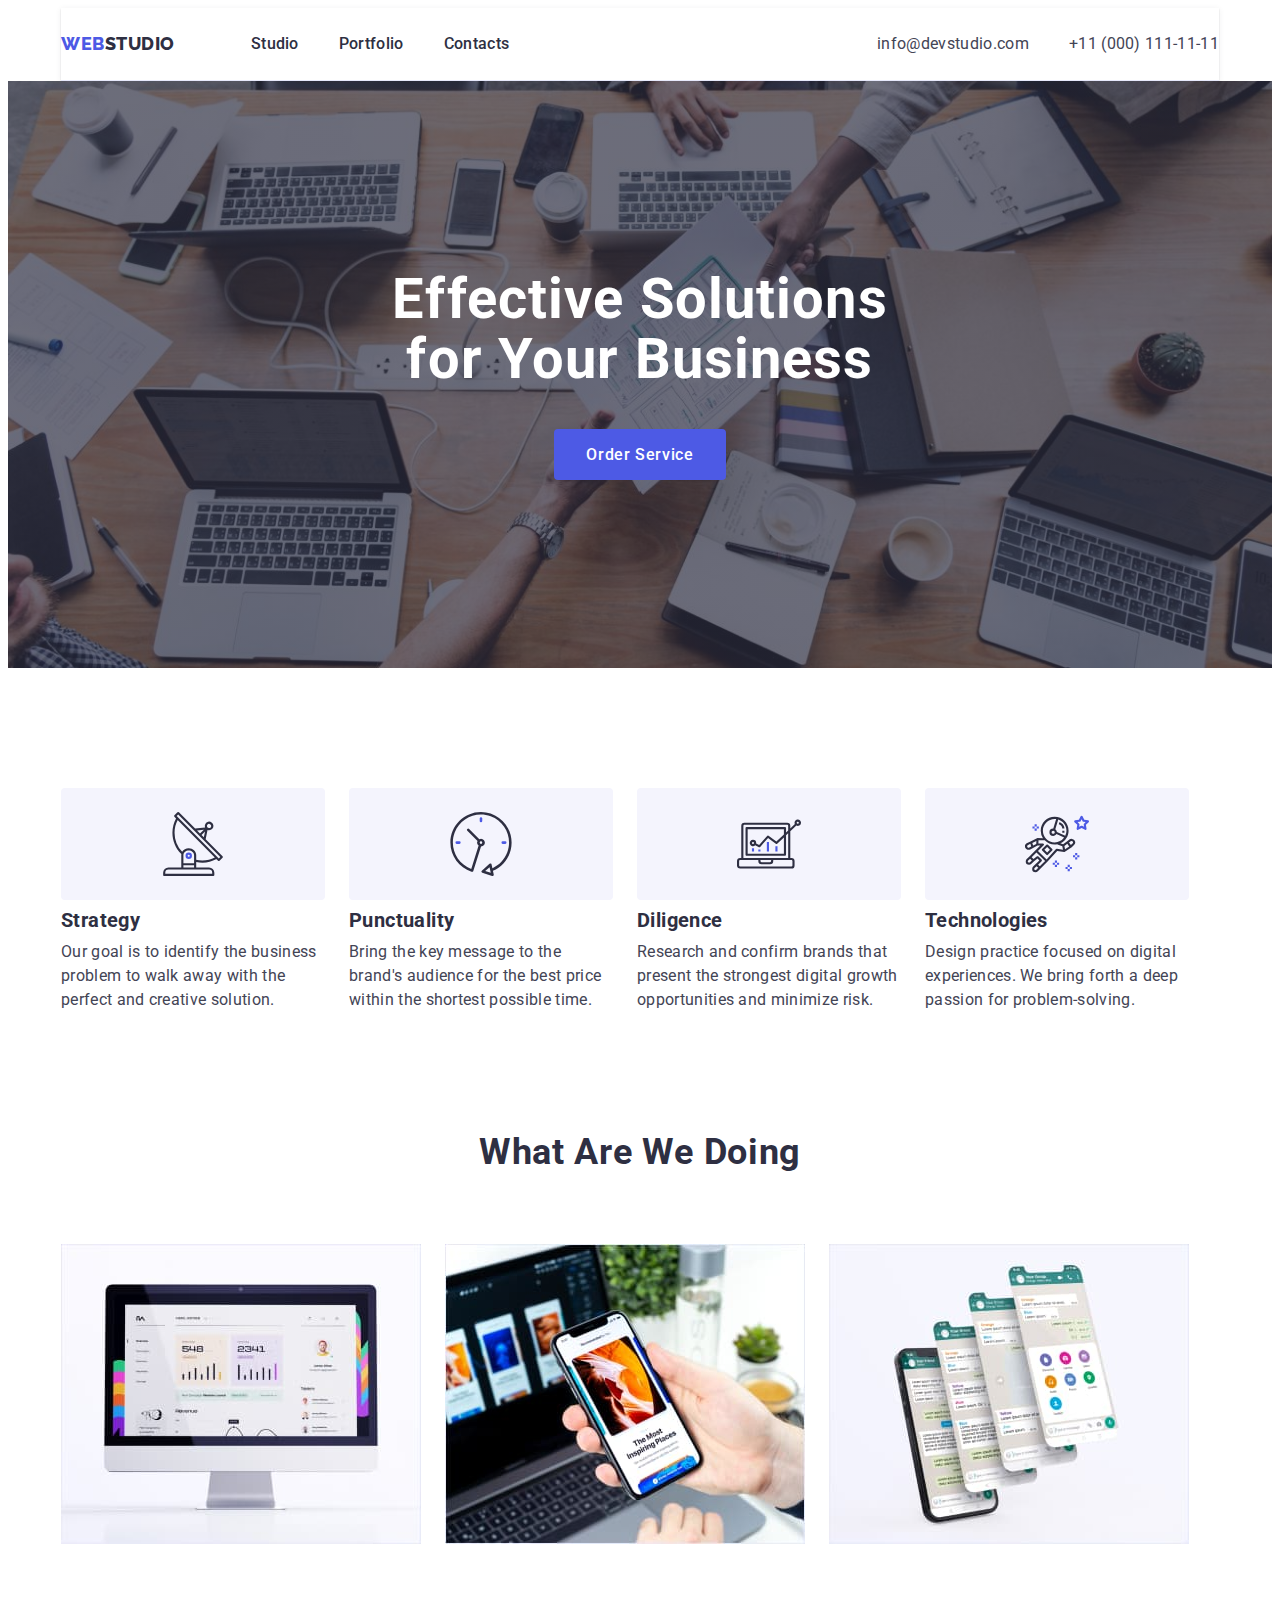
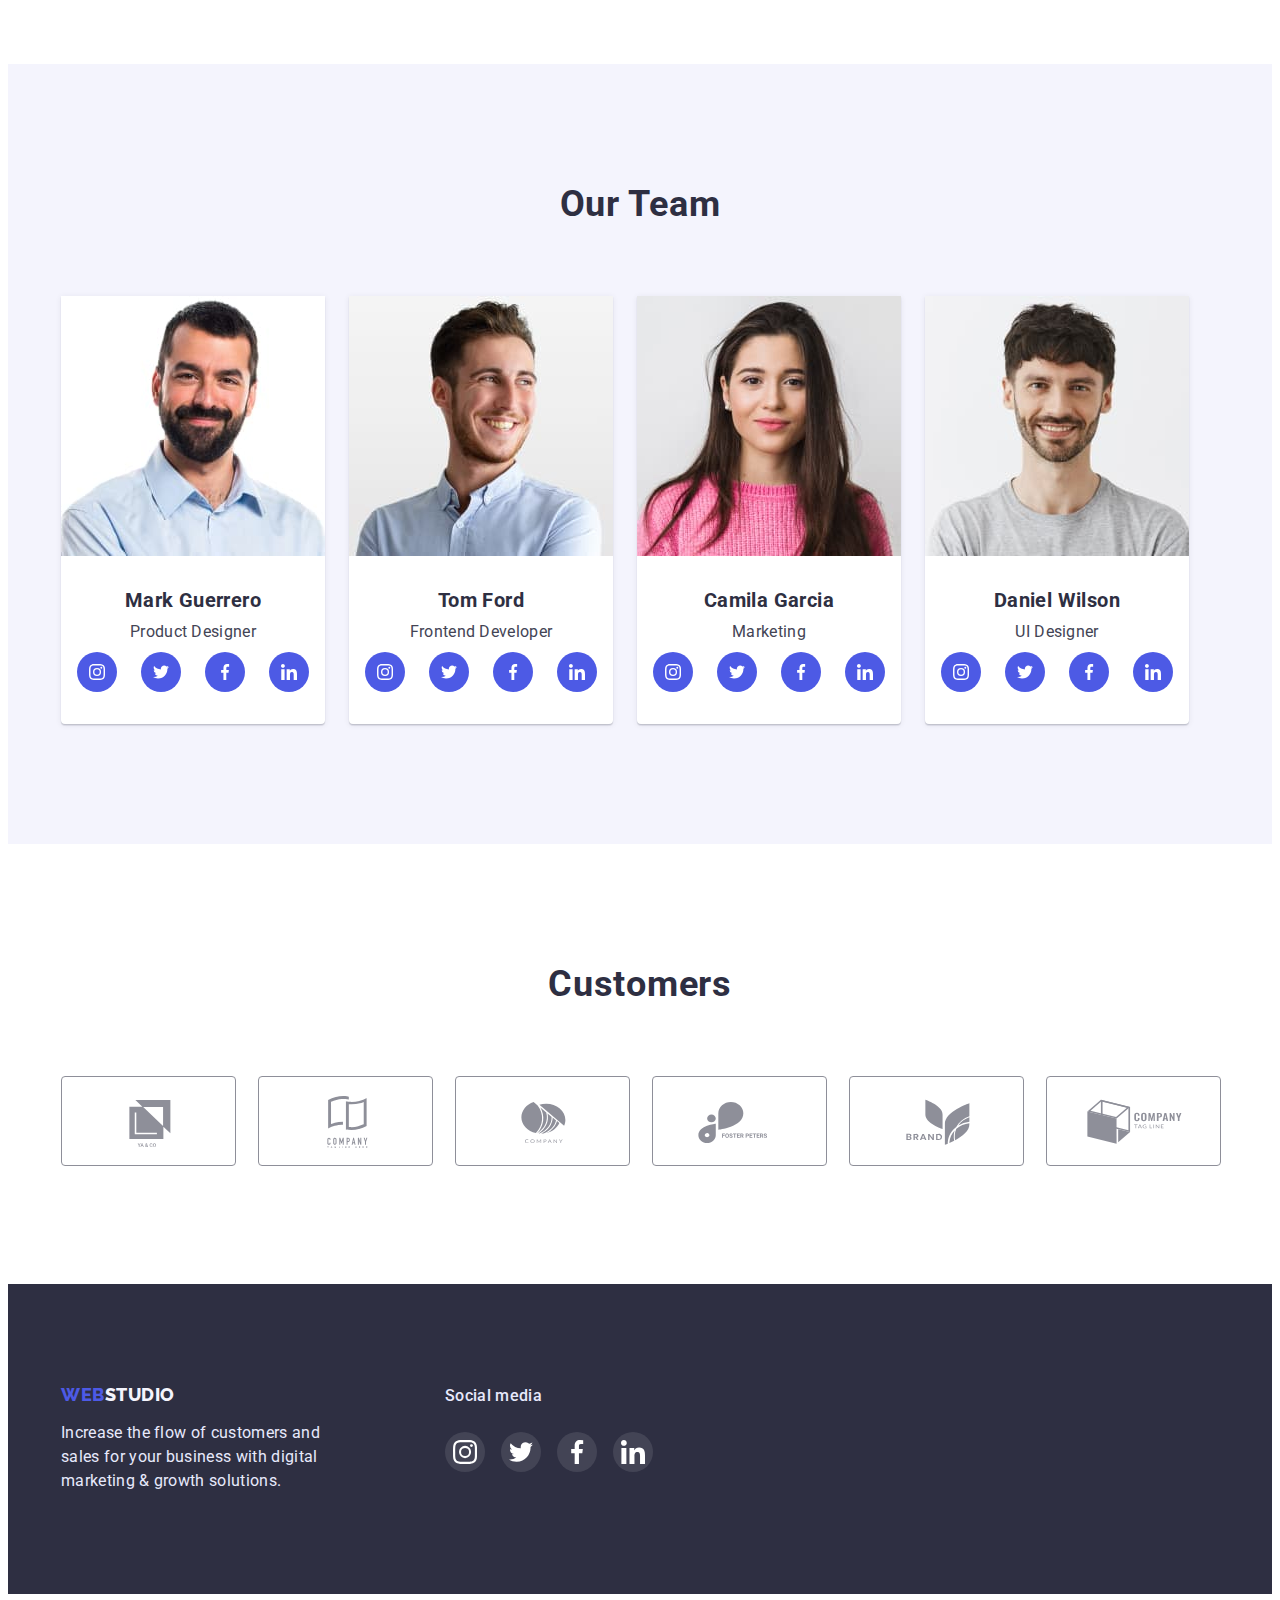
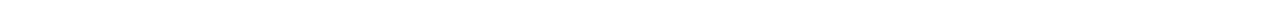
<file: index.html>
<!DOCTYPE html>
<html lang="en">
<head>
    <meta charset="UTF-8">
    <meta http-equiv="X-UA-Compatible" content="IE=edge">
    <meta name="viewport" content="width=device-width, initial-scale=1.0">
    <link rel="preconnect" href="https://fonts.googleapis.com">
    <link rel="preconnect" href="https://fonts.gstatic.com" crossorigin>
    <link href="https://fonts.googleapis.com/css2?family=Raleway:wght@800&family=Roboto:wght@400;500;700;900&display=swap"
        rel="stylesheet">
    <link rel="stylesheet" href="https://cdnjs.cloudflare.com/ajax/libs/modern-normalize/1.1.0/modern-normalize.min.css" integrity="sha512-wpPYUAdjBVSE4KJnH1VR1HeZfpl1ub8YT/NKx4PuQ5NmX2tKuGu6U/JRp5y+Y8XG2tV+wKQpNHVUX03MfMFn9Q==" crossorigin="anonymous" referrerpolicy="no-referrer" />
    <link rel="stylesheet" href="./style.css">
    <title>WebStudio</title>
</head>
    <body class="site-body">
        <header class="header">
            <div class="container">
                <div class="main-header">
                    <nav class="header-navigation">
                        <a href="./index.html" class="header-logo link"><span class="header-web">Web</span>Studio</a>
                        <ul class="header-list list">
                            <li><a class="header-link link" href="./index.html">Studio</a></li>
                            <li><a class="header-link link" href="./portfolio.html">Portfolio</a></li> 
                            <li><a class="header-link link" href="./index.html">Contacts</a></li>
                        </ul>
                    </nav>
                    <ul class="header-contacts list">
                        <li><a class="header-mail link" href="mailto:info@devstudio.com">info@devstudio.com</a></li>
                        <li><a class="header-tel link" href="tel:+11(000)111-11-11">+11 (000) 111-11-11</a></li>
                    </ul>
                </div>
            </div>
        </header>
            <main>              
                <section class="section-btn">
                    <div class="container button-section">
                        <h1 class="section-under-btn">Effective Solutions for Your Business</h1>
                        <button class="button" type="button">Order Service</button>
                    </div>
                </section>
                <section class="skills">
                    <div class="container">
                        <h2 class="skills-name  visually-hidden">Skills</h2>
                        <ul class="skills-list list">
                            <li class="skils-item">
                                <div class="skills-icon-link">
                                    <svg class="skills-icon" width="64" height="64">
                                        <use href="./images/symbol-defs3.svg#icon-antenna"></use>
                                    </svg>
                                </div>
                                <h3 class="skills-title">Strategy</h3>
                                <p class="skills-after-title">Our goal is to identify the business problem to walk away with the perfect and creative solution.</p>
                            </li>
                            <li class="skils-item">
                                <div class="skills-icon-link">
                                    <svg class="skills-icon" width="64" height="64">
                                        <use href="./images/symbol-defs3.svg#icon-clock"></use>
                                    </svg>
                                </div>
                                <h3 class="skills-title">Punctuality</h3>
                                <p class="skills-after-title">Bring the key message to the brand's audience for the best price within the shortest possible time.</p>
                            </li>
                            <li class="skils-item">
                                <div class="skills-icon-link">
                                    <svg class="skills-icon" width="64" height="64">
                                        <use href="./images/symbol-defs3.svg#icon-diagram"></use>
                                    </svg>
                                </div>
                                <h3 class="skills-title">Diligence</h3>
                                <p class="skills-after-title">Research and confirm brands that present the strongest digital growth opportunities and minimize risk.</p>
                            </li>
                            <li class="skils-item">
                                <div class="skills-icon-link">
                                    <svg class="skills-icon" width="64" height="64">
                                        <use href="./images/symbol-defs3.svg#icon-astronaut"></use>
                                    </svg>
                                </div>
                                <h3 class="skills-title">Technologies</h3>
                                <p class="skills-after-title">Design practice focused on digital experiences. We bring forth a deep passion for problem-solving.</p>
                            </li>
                        </ul>
                    </div>
                </section>
                <section class="design-list">
                    <div class="container">
                        <h2 class="design">What are we doing</h2>
                        <ul class="hero-image-skills list">
                            <li><img src="./images/img1.jpg" width="360" height="300" alt="technic"></li>
                            <li><img src="./images/img2.jpg" width="360" height="300" alt="technic"></li>
                            <li><img src="./images/img3.jpg" width="360" height="300" alt="technic"></li>
                        </ul>
                    </div>
                </section>
                <section class="hero">
                    <div class="container">
                        <h2 class="hero-team">Our Team</h2>
                        <ul class="hero-list list">
                            <li class="hero-item">
                                <img class="hero-images list" src="./images/img7.jpg" width="264" height="260" alt="photo">
                                <div class="hero-box">
                                    <h3 class="hero-name">Mark Guerrero</h3>
                                    <p class="hero-skills">Product Designer</p>
                                    <ul class="hero-soc-list list">
                                        <li class="hero-soc-item">
                                            <a href="" class="soc-link link">
                                                <svg class="hero-soc-icon" width="16" height="16">
                                                <use href="./images/symbol-defs3.svg#icon-instagram"></use>
                                            </svg></a>
                                        </li>
                                        <li class="hero-soc-item">
                                            <a href="" class="soc-link link">
                                                <svg class="hero-soc-icon" width="16" height="16">
                                                <use href="./images/symbol-defs3.svg#icon-twitter"></use>
                                            </svg></a>
                                        </li>
                                        <li class="hero-soc-item">
                                            <a href="" class="soc-link link">
                                                <svg class="hero-soc-icon" width="16" height="16">
                                                <use href="./images/symbol-defs3.svg#icon-facebook"></use>
                                            </svg></a>
                                        </li>
                                        <li class="hero-soc-item">
                                            <a href="" class="soc-link link">
                                                <svg class="hero-soc-icon" width="16" height="16">
                                                <use href="./images/symbol-defs3.svg#icon-linkedin"></use>
                                            </svg></a>
                                        </li>
                                    </ul>
                                </div>
                            </li>
                            <li class="hero-item">
                                <img class="hero-images list" src="./images/img6.jpg" width="264" height="260" alt="photo">
                                <div class="hero-box">
                                    <h2 class="hero-name">Tom Ford</h2>
                                    <p class="hero-skills">Frontend Developer</p>
                                    <ul class="hero-soc-list list">
                                        <li class="hero-soc-item">
                                            <a href="" class="soc-link link">
                                                <svg class="hero-soc-icon" width="16" height="16">
                                                <use href="./images/symbol-defs3.svg#icon-instagram"></use>
                                            </svg></a>
                                        </li>
                                        <li class="hero-soc-item">
                                            <a href="" class="soc-link link">
                                                <svg class="hero-soc-icon" width="16" height="16">
                                                <use href="./images/symbol-defs3.svg#icon-twitter"></use>
                                            </svg></a>
                                        </li>
                                        <li class="hero-soc-item">
                                            <a href="" class="soc-link link">
                                                <svg class="hero-soc-icon" width="16" height="16">
                                                <use href="./images/symbol-defs3.svg#icon-facebook"></use>
                                            </svg></a>
                                        </li>
                                        <li class="hero-soc-item">
                                            <a href="" class="soc-link link">
                                                <svg class="hero-soc-icon" width="16" height="16">
                                                <use href="./images/symbol-defs3.svg#icon-linkedin"></use>
                                            </svg></a>
                                        </li>
                                    </ul>
                                </div>
                            </li>
                            <li class="hero-item">
                                <img class="hero-images list" src="./images/img5.jpg" width="264" height="260" alt="photo">
                                <div class="hero-box">
                                    <h3 class="hero-name">Camila Garcia</h3>
                                    <p class="hero-skills">Marketing</p>
                                    <ul class="hero-soc-list list">
                                        <li class="hero-soc-item">
                                            <a href="" class="soc-link link">
                                                <svg class="hero-soc-icon" width="16" height="16">
                                                <use href="./images/symbol-defs3.svg#icon-instagram"></use>
                                            </svg></a>
                                        </li>
                                        <li class="hero-soc-item">
                                            <a href="" class="soc-link link">
                                                <svg class="hero-soc-icon" width="16" height="16">
                                                <use href="./images/symbol-defs3.svg#icon-twitter"></use>
                                            </svg></a>
                                        </li>
                                        <li class="hero-soc-item">
                                            <a href="" class="soc-link link">
                                                <svg class="hero-soc-icon" width="16" height="16">
                                                <use href="./images/symbol-defs3.svg#icon-facebook"></use>
                                            </svg></a>
                                        </li>
                                        <li class="hero-soc-item">
                                            <a href="" class="soc-link link">
                                                <svg class="hero-soc-icon" width="16" height="16">
                                                <use href="./images/symbol-defs3.svg#icon-linkedin"></use>
                                            </svg></a>
                                        </li>
                                    </ul>
                                </div>
                            </li>
                            <li class="hero-item">
                                <img class="hero-images list" src="./images/img4.jpg" width="264" height="260" alt="photo">
                                <div class="hero-box">
                                    <h3 class="hero-name">Daniel Wilson</h3>
                                    <p class="hero-skills">UI Designer</p>
                                    <ul class="hero-soc-list list">
                                        <li class="hero-soc-item">
                                            <a href="" class="soc-link link">
                                                <svg class="hero-soc-icon" width="16" height="16">
                                                <use href="./images/symbol-defs3.svg#icon-instagram"></use>
                                            </svg></a>
                                        </li>
                                        <li class="hero-soc-item">
                                            <a href="" class="soc-link link">
                                                <svg class="hero-soc-icon" width="16" height="16">
                                                <use href="./images/symbol-defs3.svg#icon-twitter"></use>
                                            </svg></a>
                                        </li>
                                        <li class="hero-soc-item">
                                            <a href="" class="soc-link link">
                                                <svg class="hero-soc-icon" width="16" height="16">
                                                <use href="./images/symbol-defs3.svg#icon-facebook"></use>
                                            </svg></a>
                                        </li>
                                        <li class="hero-soc-item">
                                            <a href="" class="soc-link link">
                                                <svg class="hero-soc-icon" width="16" height="16">
                                                <use href="./images/symbol-defs3.svg#icon-linkedin"></use>
                                            </svg></a>
                                        </li>
                                    </ul>
                                </div>
                            </li>
                        </ul>
                    </div>
                </section>
                <section class="custom">
                <div class="container">
                    <h2 class="custom-title">Customers</h2>
                    <ul class="custom-list">
                        <li class="custom-item list">
                            <a href="" class="custom-link">
                                <svg class="custom-icon" width="104" height="56">
                                    <use href="./images/symbol-defs3.svg#icon-Logo1"></use>
                                </svg>
                            </a>
                        </li>
                        <li class="custom-item list">
                            <a href="" class="custom-link">
                                <svg class="custom-icon" width="104" height="56">
                                    <use href="./images/symbol-defs3.svg#icon-Logo2"></use>
                                </svg>
                            </a>
                        </li>
                        <li class="custom-item list">
                            <a href="" class="custom-link">
                                <svg class="custom-icon" width="104" height="56">
                                    <use href="./images/symbol-defs3.svg#icon-Logo3"></use>
                                </svg>
                            </a>
                        </li>
                        <li class="custom-item list">
                            <a href="" class="custom-link">
                                <svg class="custom-icon" width="104" height="56">
                                    <use href="./images/symbol-defs3.svg#icon-Logo4"></use>
                                </svg>
                            </a>
                        </li>
                        <li class="custom-item list">
                            <a href="" class="custom-link">
                                <svg class="custom-icon" width="104" height="56">
                                    <use href="./images/symbol-defs3.svg#icon-Logo5"></use>
                                </svg>
                            </a>
                        </li>
                        <li class="custom-item list">
                            <a href="" class="custom-link">
                                <svg class="custom-icon" width="104" height="56">
                                    <use href="./images/symbol-defs3.svg#icon-Logo6"></use>
                                </svg>
                            </a>
                        </li>
                    </ul>
                </div>
                </section>
            </main>
            <footer class="footer">
                <div class="container icon-footer">
                    <div class="footer-container">
                        <a class="footer-logo link" href="./index.html"><span class="web">Web</span>Studio</a>
                        <p class="footer-text">Increase the flow of customers and sales for your business with digital marketing & growth solutions.</p>
                    </div>
                    <div class="social-container">
                        <h3 class="footer-social">Social media</h3>
                        <ul class="footer-soc-list list">
                            <li class="footer-soc-item">
                                <a href="" class="footer-soc-link link">
                                    <svg class="footer-soc-icon" width="24" height="24">
                                    <use href="./images/symbol-defs3.svg#icon-instagram"></use>
                                </svg></a>
                            </li>
                            <li class="footer-soc-item">
                                <a href="" class="footer-soc-link link">
                                    <svg class="footer-soc-icon" width="24" height="24">
                                    <use href="./images/symbol-defs3.svg#icon-twitter"></use>
                                </svg></a>
                            </li>
                            <li class="footer-soc-item">
                                <a href="" class="footer-soc-link link">
                                    <svg class="hero-soc-icon" width="24" height="24">
                                    <use href="./images/symbol-defs3.svg#icon-facebook"></use>
                                </svg></a>
                            </li>
                            <li class="footer-soc-item">
                                <a href="" class="footer-soc-link link">
                                    <svg class="footer-soc-icon" width="24" height="24">
                                    <use href="./images/symbol-defs3.svg#icon-linkedin"></use>
                                </svg></a>
                            </li>
                        </ul>
                    </div>
                </div>
            </footer>
    </body>
</html>
</file>
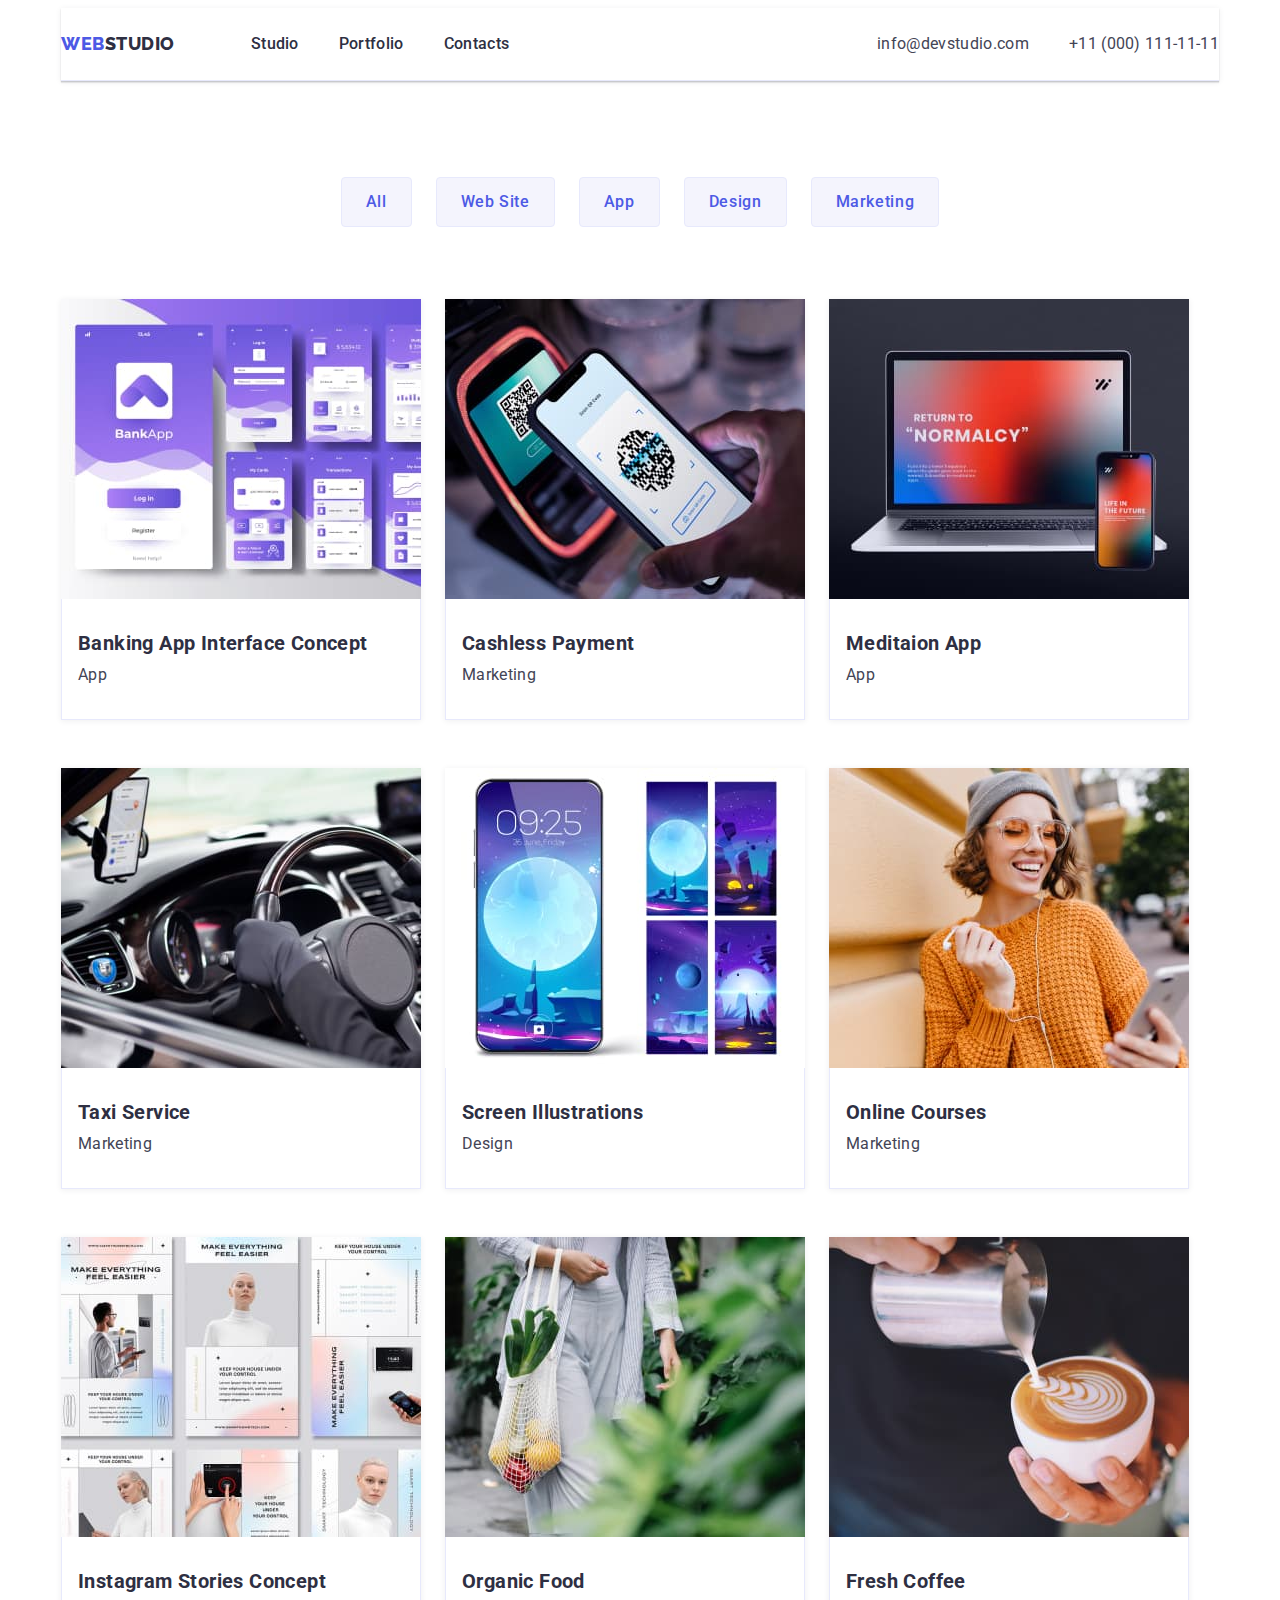
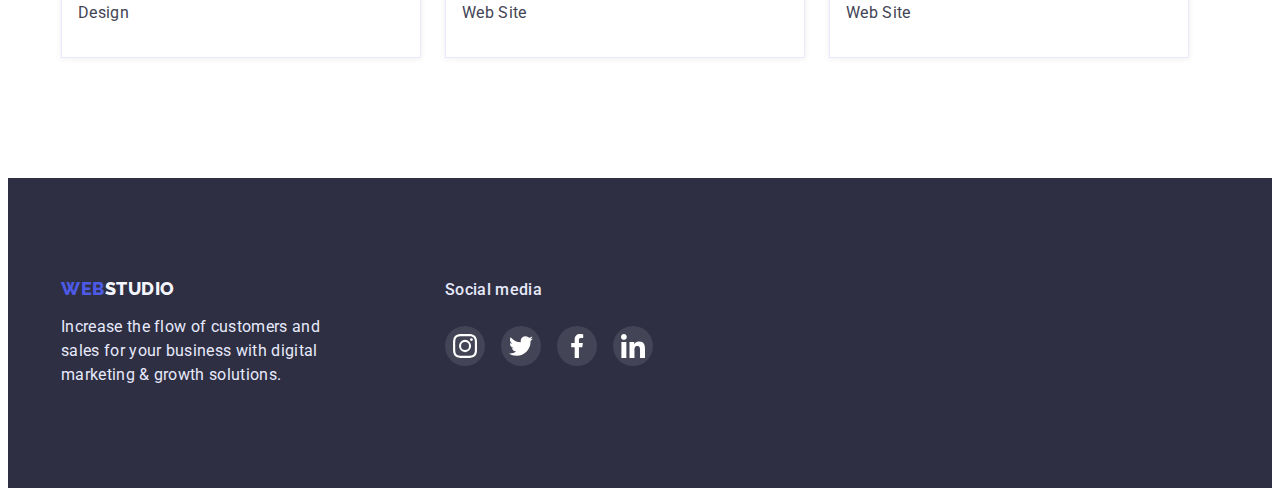
<file: portfolio.html>
<!DOCTYPE html>
<html lang="en">
<head>
    <meta charset="UTF-8">
    <meta http-equiv="X-UA-Compatible" content="IE=edge">
    <meta name="viewport" content="width=device-width, initial-scale=1.0">
    <link rel="preconnect" href="https://fonts.googleapis.com">
    <link rel="preconnect" href="https://fonts.gstatic.com" crossorigin>
    <link href="https://fonts.googleapis.com/css2?family=Raleway:wght@800&family=Roboto:wght@400;500;700;900&display=swap"
        rel="stylesheet">
    <link rel="stylesheet" href="https://cdnjs.cloudflare.com/ajax/libs/modern-normalize/1.1.0/modern-normalize.min.css" integrity="sha512-wpPYUAdjBVSE4KJnH1VR1HeZfpl1ub8YT/NKx4PuQ5NmX2tKuGu6U/JRp5y+Y8XG2tV+wKQpNHVUX03MfMFn9Q==" crossorigin="anonymous" referrerpolicy="no-referrer" />    <link rel="stylesheet" href="./style.css">
    <title>WebStudio</title>
</head>
<body>
    <header class="header">
            <div class="container">
                <div class="main-header">
                <nav class="header-navigation">
                    <a href="./index.html" class="header-logo link"><span class="header-web">Web</span>Studio</a>
                    <ul class="header-list list">
                        <li><a class="header-link link" href="./index.html">Studio</a></li>
                        <li><a class="header-link link" href="./portfolio.html">Portfolio</a></li> 
                        <li><a class="header-link link" href="./index.html">Contacts</a></li>
                    </ul>
                </nav>
                <ul class="header-contacts list">
                    <li><a class="header-mail link" href="mailto:info@devstudio.com">info@devstudio.com</a></li>
                    <li><a class="header-tel link" href="tel:+11(000)111-11-11">+11 (000) 111-11-11</a></li>
                </ul>
                </div>
            </div>
        </header>
    <main>
        <section class="portfolio">
            <div class="container">
                <h1 class="second-btn-name visually-hidden">portfolio</h1>
                <ul class="second-btn list">
                    <li><button class="second-button All" type="button">All</button></li>
                    <li><button class="second-button Web-Site" type="button">Web Site</button></li>
                    <li><button class="second-button App" type="button">App</button></li>
                    <li><button class="second-button Design" type="button">Design</button></li>
                    <li><button class="second-button Marketing" type="button">Marketing</button></li>
                </ul>
                <ul class="images-list list">
                    <li class="images-item">
                        <a class="images-link" href="">
                                <img src="./images/img8.jpg" width="360" height="300" alt="photo">
                            <div class="image-text-box">
                                <h3 class="images-title">Banking App Interface Concept</h3>
                                <p class="images-after-title">App</p>
                            </div>
                        </a>
                    </li>
                    <li class="images-item">
                        <a class="images-link" href="">
                                <img src="./images/img9.jpg" width="360" height="300" alt="photo">
                            <div class="image-text-box">
                                <h3 class="images-title">Cashless Payment</h3>
                                <p class="images-after-title">Marketing</p>
                            </div>
                        </a>
                    </li>
                    <li class="images-item">
                        <a class="images-link" href="">
                                <img src="./images/img10.jpg" width="360" height="300" alt="photo">
                            <div class="image-text-box">
                                <h3 class="images-title">Meditaion App</h3>
                                <p class="images-after-title">App</p>
                            </div>
                        </a>
                    </li>
                    <li class="images-item">
                        <a class="images-link" href="">
                                <img src="./images/img11.jpg" width="360" height="300" alt="photo">
                            <div class="image-text-box">
                                <h3 class="images-title">Taxi Service</h3>
                                <p class="images-after-title">Marketing</p>
                            </div>
                        </a>
                    </li>
                    <li class="images-item">
                        <a class="images-link" href="">
                                <img src="./images/img12.jpg" width="360" height="300" alt="photo">
                            <div class="image-text-box">
                                <h3 class="images-title">Screen Illustrations</h3>
                                <p class="images-after-title">Design</p>
                            </div>
                        </a>
                    </li>
                    <li class="images-item">
                        <a class="images-link" href="">
                                <img src="./images/img13.jpg" width="360" height="300" alt="photo">
                            <div class="image-text-box">
                                <h3 class="images-title">Online Courses</h3>
                                <p class="images-after-title">Marketing</p>
                            </div>
                        </a>
                    </li>
                    <li class="images-item">
                        <a class="images-link" href="">
                                <img src="./images/img14.jpg" width="360" height="300" alt="photo">
                            <div class="image-text-box">
                                <h3 class="images-title">Instagram Stories Concept</h3>
                                <p class="images-after-title">Design</p>
                            </div>
                        </a>
                    </li>
                    <li class="images-item">
                        <a class="images-link" href="">
                                <img src="./images/img15.jpg" width="360" height="300" alt="photo">
                            <div class="image-text-box">
                                <h3 class="images-title">Organic Food</h3>
                                <p class="images-after-title">Web Site</p>
                            </div>
                        </a>
                    </li>
                    <li class="images-item">
                        <a class="images-link" href="">
                                <img src="./images/img16.jpg" width="360" height="300" alt="photo">
                            <div class="image-text-box">
                                <h3 class="images-title">Fresh Coffee</h3>
                                <p class="images-after-title">Web Site</p>
                            </div>
                        </a>
                    </li>
                </ul>
            </div>
        </section>
    </main>
    <footer class="footer">
        <div class="container icon-footer">
            <div class="footer-container">
                <a class="footer-logo link" href="./index.html"><span class="web">Web</span>Studio</a>
                <p class="footer-text">Increase the flow of customers and sales for your business with digital marketing & growth solutions.</p>
            </div>
            <div class="social-container">
                <h3 class="footer-social">Social media</h3>
                <ul class="footer-soc-list list">
                    <li class="footer-soc-item">
                        <a href="" class="footer-soc-link link">
                            <svg class="footer-soc-icon" width="24" height="24">
                            <use href="./images/symbol-defs3.svg#icon-instagram"></use>
                        </svg></a>
                    </li>
                    <li class="footer-soc-item">
                        <a href="" class="footer-soc-link link">
                            <svg class="footer-soc-icon" width="24" height="24">
                            <use href="./images/symbol-defs3.svg#icon-twitter"></use>
                        </svg></a>
                    </li>
                    <li class="footer-soc-item">
                        <a href="" class="footer-soc-link link">
                            <svg class="hero-soc-icon" width="24" height="24">
                            <use href="./images/symbol-defs3.svg#icon-facebook"></use>
                        </svg></a>
                    </li>
                    <li class="footer-soc-item">
                        <a href="" class="footer-soc-link link">
                            <svg class="footer-soc-icon" width="24" height="24">
                            <use href="./images/symbol-defs3.svg#icon-linkedin"></use>
                        </svg></a>
                    </li>
                </ul>
            </div>
        </div>
    </footer>
</body>
</html>
</file>
<file: style.css>
p,h1,h2,h3,h4,h5 {
    margin: 0;
}
ul,ol {
    margin: 0;
    padding-left: 0;
}
body{
    font-family: 'Roboto', sans-serif;
    background-color: var(--button-color);
}
:root {
    --text-color: #434455;
    --text-head: #2E2F42;
    --logo-color:  #4D5AE5;
    --logo-second-color: #F4F4FD;
    --button-color: #FFFFFF;
    --footer-color: #E7E9FC;
    --link-color: #404BBF;
}
.container {
    width: 1158px;
    padding-left: 15px;
    padding-right: 15px;
    margin: 0 auto;
}
.list {
    list-style: none;
}
.link {
    text-decoration: none;
}
.site-body {
}

/*---------HEADER------------*/


.header {
    background: var(--button-color);
}

.main-header {
    display: flex;  
    border-bottom: 1px solid #E7E9FC;
    box-shadow: 0px 2px 1px rgba(46, 47, 66, 0.08), 0px 1px 1px rgba(46, 47, 66, 0.16), 0px 1px 6px rgba(46, 47, 66, 0.08);

}
.header-navigation {
    background-color: var(--button-color);
    display: flex;
    
}
.header-web {
    color: var(--logo-color);
}
.header-logo {
    font-family: 'Raleway';
    font-style: normal;
    font-weight: 800;
    font-size: 18px;
    line-height: calc(24/18);
    letter-spacing: 0.03em;
    text-transform: uppercase;
    color: var(--text-head);
    margin-left: auto;
    margin-right: 76px;
    padding-top: 24px;
    padding-bottom: 24px;
}
.header-list {
    gap: 40px;
    display: flex;   
}
.header-link {
    font-weight: 500;
    font-size: 16px;
    line-height: calc(24/16);
    letter-spacing: 0.02em;
    color: var(--text-head);
    display: block;
    padding-top: 24px;
    padding-bottom: 24px; 
}


.header-link:hover,
.header-link:focus {
    color: var(--link-color);
    
}
.header-contacts {
    display: flex;
    margin-left: auto;
    gap: 40px;
}

.header-mail {
    font-size: 16px;
    line-height: calc(24/16);
    letter-spacing: 0.02em;
    color: var(--text-color);
    display: block;
    padding-top: 24px;
    padding-bottom: 24px;
}

.header-mail:hover, 
.header-mail:focus {
    color: var(--link-color);
}

.header-tel {
    font-size: 16px;
    line-height: calc(24/16);
    letter-spacing: 0.02em;
    color: var(--text-color);
    display: block;
    padding-top: 24px;
    padding-bottom: 24px;
}

.header-tel:hover,
.header-tel:focus {
    color: var(--link-color);
}

/*-----Section-----*/

.section-btn {
    background: var(--text-color);
    text-align: center;
    padding-top: 188px;
    padding-bottom: 188px;
    background-image:linear-gradient(rgba(46, 47, 66, 0.7),rgba(46, 47, 66, 0.7)),url(./images/people-office.jpg);
    background-repeat: no-repeat;
    background-position: center;
    background-size: cover;
    max-width: 1440px;
    margin-right: auto;
    margin-left: auto;
}

.button-section {

    
}
.section-under-btn {
    font-weight: 700;
    font-size: 56px;
    line-height: calc(60/56);
    text-align: center;
    letter-spacing: 0.02em;
    color: var(--button-color);
    width: 496px;
    margin-left: auto;
    margin-right: auto;
    
    
}
.button {
    font-family: 'Roboto',sans-serif;
    font-weight: 500;
    font-size: 16px;
    line-height: calc(19/16);
    letter-spacing: 0.04em;
    color:var(--button-color);
    padding: 16px 32px;
    background: var(--logo-color);
    border-radius: 4px;
    cursor: pointer;
    margin-top: 40px;
    border: 0;
}

.button:hover {
    background: #404BBF;
    box-shadow: 0px 4px 4px rgba(0, 0, 0, 0.15);;
}

/*------skills-------*/

.skills {
    padding-top: 120px;
    padding-bottom: 120px;
    
}
.visually-hidden {
    position: absolute;
    white-space: nowrap;
    width: 1px;
    height: 1px;
    overflow: hidden;
    border: 0;
    padding: 0;
    clip: rect(0 0 0 0);
    clip-path: inset(50%);
    margin: -1px;
}

.skills-name {
}

.under-skills-icon {
    display: flex;
    align-items: center;
    gap: 24px; 
}
.under-skills-item {
    
}

.skills-icon-link {
   width: 264px;
   height: 112px;
   background: #F4F4FD;
   border-radius: 4px;
   display: flex;
   align-items: center;
   justify-content: center;
   margin-bottom: 8px;

}
.skills-icon {
    height: 112px;
}

.skills-list {
    display: flex;
    gap: 24px;
}
.skils-item {

}

.skills-title {
    font-weight: 700;
    font-size: 20px;
    line-height: calc(24/20);
    letter-spacing: 0.02em;
    color: var(--text-head);
    margin-bottom: 8px;
}
.skills-after-title {
    font-size: 16px;
    line-height: calc(24/16);
    letter-spacing: 0.02em;
    color: var(--text-color);
    width: 264px;
}

/*---------design-----------*/
.design-list {
    justify-content: center;
    text-align: center;
    padding-bottom: 120px;
}

.design-portfolio {

}
.design {
    font-weight: 700;
    font-size: 36px;
    line-height: calc(40/36);
    text-align: center;
    letter-spacing: 0.02em;
    text-transform: capitalize;
    color: var(--text-head);
    margin-bottom: 72px;

}
.hero {
    background-color: var(--logo-second-color);
    padding-top: 120px;
    padding-bottom: 120px;
}
.hero-team {
    font-weight: 700;
    font-size: 36px;
    line-height: calc(40/36);
    text-align: center;
    letter-spacing: 0.02em;
    text-transform: capitalize;
    color: var(--text-head);
    margin-bottom: 72px;   
}
.hero-list {
    display: flex;
    gap: 24px;
}

.hero-box {
    padding-top: 32px;
    padding-bottom: 32px;
}
.hero-item {
    background-color:var(--button-color);
    display: flex;
    flex-direction: column;
    justify-content: space-between;
    box-shadow: 0px 1px 6px rgba(46, 47, 66, 0.08), 0px 1px 1px rgba(46, 47, 66, 0.16), 0px 2px 1px rgba(46, 47, 66, 0.08);
    border-radius: 0px 0px 4px 4px;
}

.hero-image-skills {
    display: flex;
    gap: 24px;   
}

.hero-name {
    font-weight: 700;
    font-size: 20px;
    line-height: calc(24/20);
    text-align: center;
    letter-spacing: 0.02em;
    color: var(--text-head);
    margin-bottom: 8px;
}
.hero-skills {
    font-size: 16px;
    line-height: calc(24/16);
    text-align: center;
    letter-spacing: 0.02em;
    color: var(--text-color);
    margin-bottom: 8px;
}
.hero-soc-list {
    display: flex;
    justify-content: center;
    gap: 24px;

}

.hero-soc-item {
    width: 40px;
    height: 40px;
    
}
.soc-link {
    width: 100%;
    height: 100%;
    border-radius: 50%;
    display: flex;
    align-items: center;
    justify-content: center;
    background-color: #4D5AE5;
}
.soc-link:hover,
.soc-link:focus {
    background: #404BBF;
}

.hero-soc-icon {
    fill: #FFFFFF;
}

/*--------------custom-------------*/


.custom {
    padding-top: 120px;
    padding-bottom: 120px;
}
.custom-title {
    font-weight: 700;
    font-size: 36px;
    line-height: calc(40/36);
    text-align: center;
    letter-spacing: 0.02em;
    text-transform: capitalize;
    color: var(--text-head);
    margin-bottom: 72px;
}
.custom-list {
   display: flex;
   justify-content: center;
   gap: 24px;
   
}

.custom-item {
    width: calc((100% - 120px) / 6);
    height: 88px;
}

.custom-link {
    width: 100%;
    height: 100%;
    border: 1px solid #8E8F99;
    border-radius: 4px;
    display: flex;
    align-items: center;
    justify-content: center;
}

.custom-link:hover,
.custom-link:focus {
    border-color: #404BBF;
}
.custom-link:hover .custom-icon,
.custom-link:focus .custom-icon {
    fill: #404BBF;
}
.custom-icon {
   fill: #8E8F99;  
}

/*--------------FOOTER--------------*/
.footer {
    background: var(--text-head);
    padding-top: 100px;
    padding-bottom: 100px;
}
.icon-footer {
    display: flex;
    gap: 120px;

}

.footer-container {
    width: 264px;
    height: 110px;

}
.web {
    color: var(--logo-color);
}
.footer-logo {
    font-family: 'Raleway';
    font-style: normal;
    font-weight: 800;
    font-size: 18px;
    line-height: calc(21/18);
    letter-spacing: 0.03em;
    text-transform: uppercase;
    color: var(--logo-second-color);
}
.footer-logo:hover,
.footer-logo:focus {

}
.footer-text {
    font-size: 16px;
    line-height: calc(24/16);
    letter-spacing: 0.02em;
    color: var(--footer-color);
    margin-top: 16px;

}
.social-container {
    width: 208px;
    height: 80px;
}
.footer-social {
    font-weight: 500;
    color: var(--footer-color);
    font-weight: 500;
    font-size: 16px;
    line-height: calc(24/16);
    letter-spacing: 0.02em;
    
    
}
.footer-soc-list {
    display: flex;
    gap: 16px;
    margin-top: 16px;
    
}
.footer-soc-item {
    width: 40px;
    height: 40px;
    margin-top: 8px;
}
.footer-soc-link {
    width: 100%;
    height: 100%;
    border-radius: 50%;
    display: flex;
    align-items: center;
    justify-content: center;
    background-color: rgba(255, 255, 255, 0.1);
}

.footer-soc-link:hover,
.footer-soc-link:focus {
    background: #31D0AA;
}

.footer-soc-icon {
    fill: #FFFFFF;
}
.hero-soc-icon {
}
/*-----------------SECOND_PAGES-----------------*/
.portfolio {
    padding-top: 96px;
    padding-bottom: 120px;
}

.second-btn {
    display: flex;
    justify-content: center;
    margin-bottom: 72px;
    gap: 24px;
}
.second-btn-name {
}
.second-button {
    font-family: 'Roboto',sans-serif;
    font-style: normal;
    font-weight: 500;
    font-size: 16px;
    line-height: calc(24/16);
    letter-spacing: 0.04em;
    cursor: pointer;
    border-radius: 4px;
    color: var(--logo-color);
    background: var(--logo-second-color);
    border: 1px solid #E7E9FC;
    
}
.All {
   padding-top: 12px;
   padding-bottom: 12px;
   padding-left: 24px;
   padding-right: 24px;
}
.Web-Site {
   padding-top: 12px;
   padding-bottom: 12px;
   padding-left: 24px;
   padding-right: 24px;
}
.App {
   padding-top: 12px;
   padding-bottom: 12px;
   padding-left: 24px;
   padding-right: 24px;
}
.Design {
   padding-top: 12px;
   padding-bottom: 12px;
   padding-left: 24px;
   padding-right: 24px;
}
.Marketing {
   padding-top: 12px;
   padding-bottom: 12px;
   padding-left: 24px;
   padding-right: 24px;
}
.second-button:focus,
.second-button:hover {
    background-color: var(--logo-color);
    color: var(--logo-second-color);
    border-color: transparent;
    box-shadow: 0px 3px 1px rgba(0, 0, 0, 0.1), 0px 2px 1px rgba(0, 0, 0, 0.08), 0px 2px 2px rgba(0, 0, 0, 0.12);
}

.images {
}

img {
    display: block;
    max-width: 100%;
    height: auto;
}
.images-list {
    display: flex;
    background: #FFFFFF;
    flex-wrap: wrap;
    column-gap: 24px;
    row-gap: 48px;

}
.images-item {
    width: 360px;
}

.images-item:nth-child(3n) {
    margin: right 24px;
}
.images-link {
    text-decoration: none; 
    display: block;
    box-shadow: 0px 1px 6px rgba(46, 47, 66, 0.08);
}

.images-link:hover,
.images-link:focus {
    box-shadow: 0px 1px 6px rgba(46, 47, 66, 0.08), 0px 1px 1px rgba(46, 47, 66, 0.16), 0px 2px 1px rgba(46, 47, 66, 0.08);
}
.image-text-box {
    border-left: 1px solid #E7E9FC;
    border-right: 1px solid #E7E9FC;
    border-bottom: 1px solid #E7E9FC;
    padding-top: 32px;
    padding-bottom: 32px;
    padding-left: 16px;

}
.images-title {
    font-weight: 700;
    font-size: 20px;
    line-height: calc(24/20);
    letter-spacing: 0.02em;
    color: var(--text-head);
    margin-bottom: 8px; 
}
.images-after-title {
    font-size: 16px;
    line-height: calc(24/16);
    letter-spacing: 0.02em;
    color: var(--text-color);   
}

 .list {
    list-style: none;
 }
 .link {
    text-decoration: none;
 }
</file>
